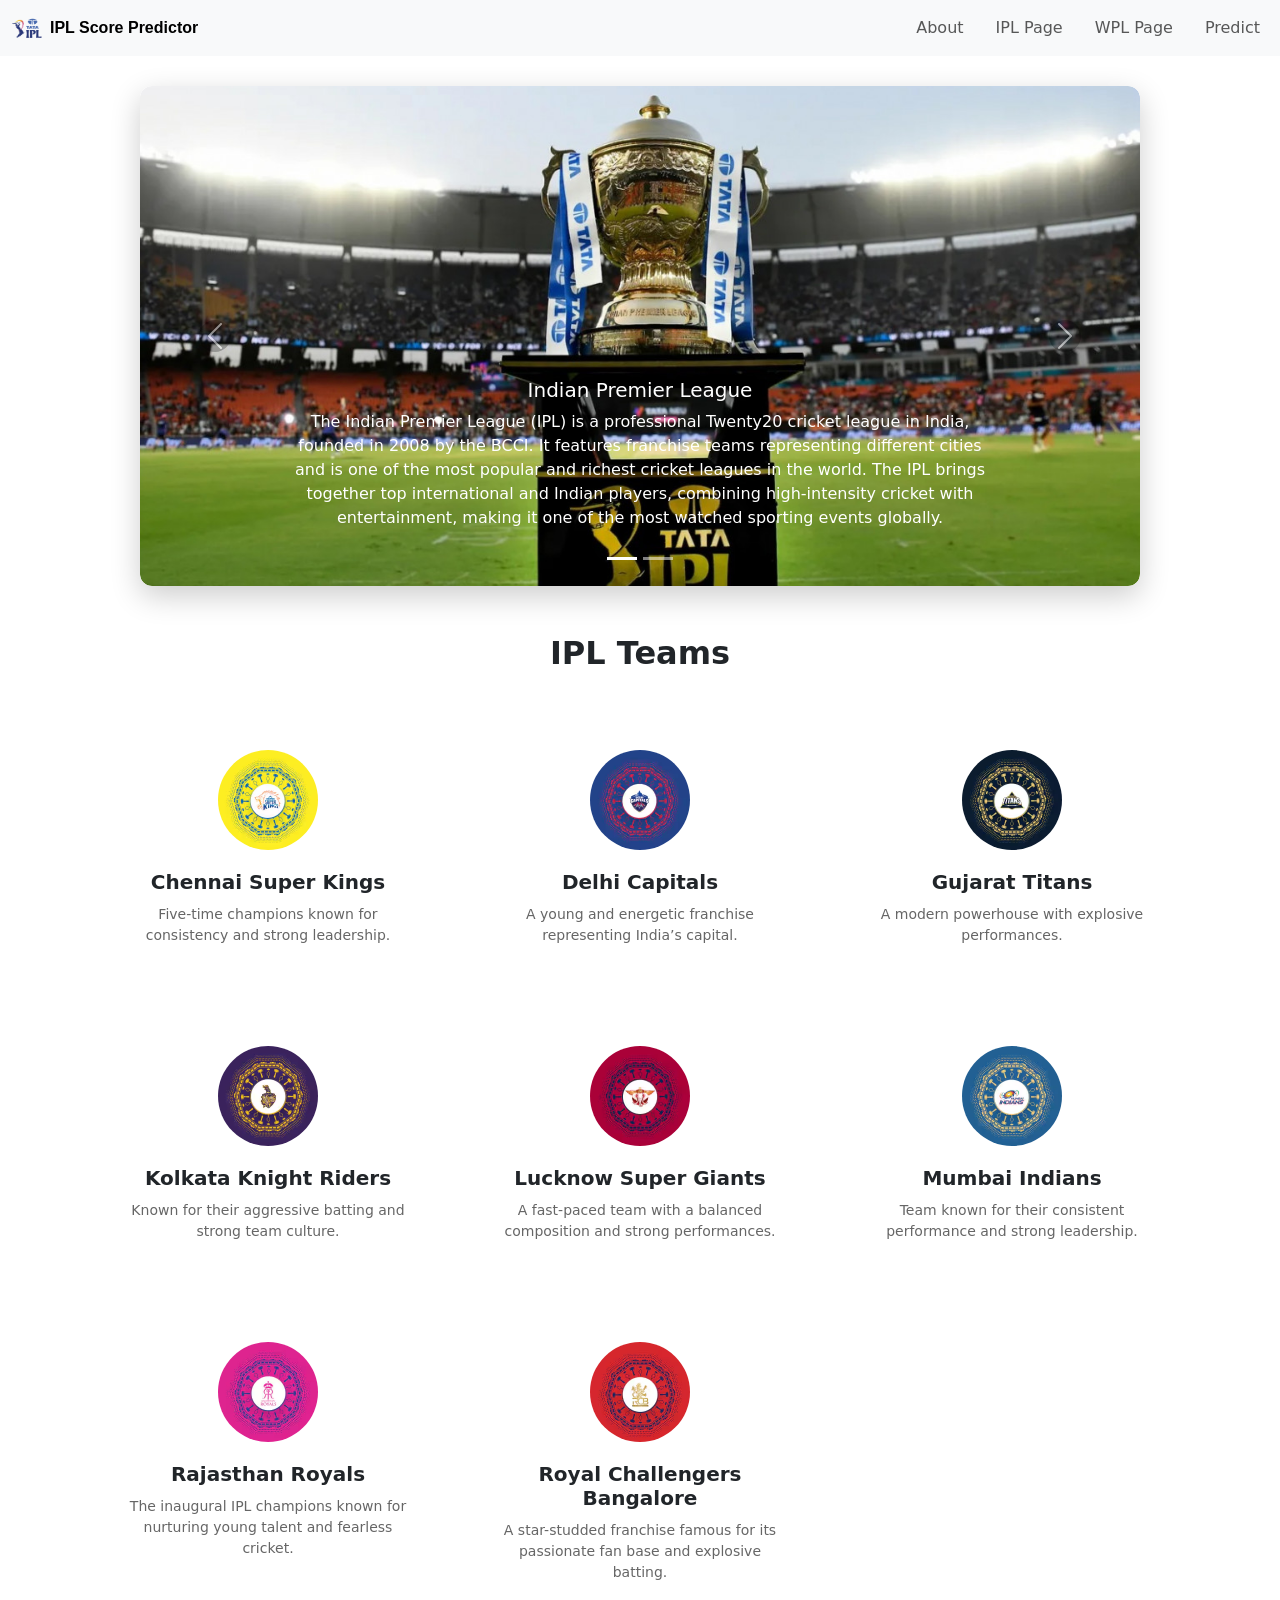
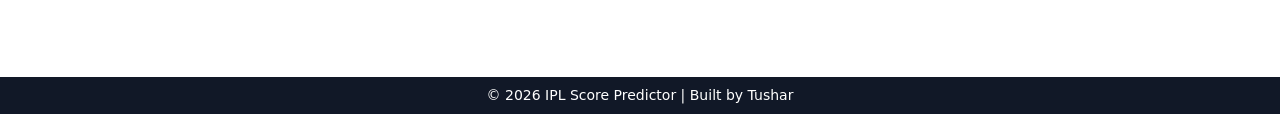
<file: templates/index.html>
<!doctype html>
<html lang="en">
  <head>
    <meta charset="utf-8">
    <meta name="viewport" content="width=device-width, initial-scale=1">
    <title>IPL Score Prediction</title>
    <link rel="stylesheet" href="../static/style.css">
    <link href="https://cdn.jsdelivr.net/npm/bootstrap@5.3.8/dist/css/bootstrap.min.css" rel="stylesheet" integrity="sha384-sRIl4kxILFvY47J16cr9ZwB07vP4J8+LH7qKQnuqkuIAvNWLzeN8tE5YBujZqJLB" crossorigin="anonymous">
  </head>
  <body>
    <nav class="navbar navbar-expand bg-body-tertiary">
  <div class="container-fluid">
    
    <!-- Left side (Logo + Name) -->
    <a class="navbar-brand d-flex align-items-center" href="https://www.iplt20.com/" style="font-family: 'Segoe UI', Tahoma, Geneva, Verdana, sans-serif;font-size: medium;font-weight: 700;">
      <img src="../static/images/logo.png" alt="Logo" width="30" height="28" class="me-2">
      IPL Score Predictor
    </a>

    <!-- Right side (Menu Items) -->
    <ul class="navbar-nav ms-auto d-flex flex-row gap-3">
      <li class="nav-item">
        <a class="nav-link" href="index.html">About</a>
      </li>
      <li class="nav-item">
        <a class="nav-link" href="https://www.iplt20.com/">IPL Page</a>
      </li>
      <li class="nav-item">
        <a class="nav-link" href="https://www.wplt20.com/">WPL Page</a>
      </li>
      <li class="nav-item">
        <a class="nav-link" href="/predict">Predict</a>
      </li>
    </ul>

  </div>
</nav>
<div class="container mt-4">
  <div id="carouselExampleCaptions" class="carousel slide">
  <div class="carousel-indicators">
    <button type="button" data-bs-target="#carouselExampleCaptions" data-bs-slide-to="0" class="active" aria-current="true" aria-label="Slide 1"></button>
    <button type="button" data-bs-target="#carouselExampleCaptions" data-bs-slide-to="1" aria-label="Slide 2"></button>
  </div>
  <div class="carousel-inner">
    <div class="carousel-item active">
      <img src="../static/images/trophy hd.jpg" class="d-block mx-auto" alt="...">
      <div class="carousel-caption d-none d-md-block">
        <h5>Indian Premier League</h5>
        <p>The Indian Premier League (IPL) is a professional Twenty20 cricket league in India, founded in 2008 by the BCCI. It features franchise teams representing different cities and is one of the most popular and richest cricket leagues in the world.

The IPL brings together top international and Indian players, combining high-intensity cricket with entertainment, making it one of the most watched sporting events globally.</p>
      </div>
    </div>
    <div class="carousel-item">
      <img src="../static/images/CSK trophy lift 053023.jpg" class="d-block mx-auto" alt="...">
      <div class="carousel-caption d-none d-md-block">
        <h5 style="color: white;">Predict Your Score</h5>
        <p style="color: white;">You can predict your score using our advanced AI model, designed to analyze match situations, player performance, and real-time game factors.
Get accurate and instant predictions to make smarter decisions and enhance your IPL match experience.</p>
      </div>
    </div>
  </div>
  <button class="carousel-control-prev" type="button" data-bs-target="#carouselExampleCaptions" data-bs-slide="prev">
    <span class="carousel-control-prev-icon" aria-hidden="true"></span>
    <span class="visually-hidden">Previous</span>
  </button>
  <button class="carousel-control-next" type="button" data-bs-target="#carouselExampleCaptions" data-bs-slide="next">
    <span class="carousel-control-next-icon" aria-hidden="true"></span>
    <span class="visually-hidden">Next</span>
  </button>
  
</div>
<div class="container my-5">
  <h2 class="text-center fw-bold mb-5">IPL Teams</h2>

  <div class="row g-4">

    <div class="col-md-4">
      <div class="team-card">
        <img src="../static/teams/csk.avif" alt="CSK">
        <h5>Chennai Super Kings</h5>
        <p>Five-time champions known for consistency and strong leadership.</p>
      </div>
    </div>

    <div class="col-md-4">
      <div class="team-card">
        <img src="../static/teams/dc.avif" alt="DC">
        <h5>Delhi Capitals</h5>
        <p>A young and energetic franchise representing India’s capital.</p>
      </div>
    </div>

    <div class="col-md-4">
      <div class="team-card">
        <img src="../static/teams/gt.avif" alt="GT">
        <h5>Gujarat Titans</h5>
        <p>A modern powerhouse with explosive performances.</p>
      </div>
    </div>

    <div class="col-md-4">
      <div class="team-card">
        <img src="../static/teams/kkr.avif" alt="KKR">
        <h5>Kolkata Knight Riders</h5>
        <p>Known for their aggressive batting and strong team culture.</p>
      </div>
    </div>

    <div class="col-md-4">
      <div class="team-card">
        <img src="../static/teams/lsg1.avif" alt="LSG">
        <h5>Lucknow Super Giants</h5>
        <p>A fast-paced team with a balanced composition and strong performances.</p>
      </div>
    </div>

    <div class="col-md-4">
      <div class="team-card">
        <img src="../static/teams/mi.avif" alt="MI">
        <h5>Mumbai Indians</h5>
        <p>Team known for their consistent performance and strong leadership.</p>
      </div>
    </div>

    <div class="col-md-4">
      <div class="team-card">
        <img src="../static/teams/rr.avif" alt="RR">
        <h5>Rajasthan Royals</h5>
        <p>The inaugural IPL champions known for nurturing young talent and fearless cricket.</p>
      </div>
    </div>

    <div class="col-md-4">
      <div class="team-card">
        <img src="../static/teams/rcb.avif" alt="RCB">
        <h5>Royal Challengers Bangalore</h5>
        <p>A star-studded franchise famous for its passionate fan base and explosive batting.</p>
      </div>
    </div>

  </div>
</div>
</div>


<footer class="footer">
  <div class="footer-content">
    © 2026 IPL Score Predictor | Built by Tushar
  </div>
</footer>




    <script src="https://cdn.jsdelivr.net/npm/bootstrap@5.3.8/dist/js/bootstrap.bundle.min.js" integrity="sha384-FKyoEForCGlyvwx9Hj09JcYn3nv7wiPVlz7YYwJrWVcXK/BmnVDxM+D2scQbITxI" crossorigin="anonymous"></script>
    <script src="https://cdn.jsdelivr.net/npm/@popperjs/core@2.11.8/dist/umd/popper.min.js" integrity="sha384-I7E8VVD/ismYTF4hNIPjVp/Zjvgyol6VFvRkX/vR+Vc4jQkC+hVqc2pM8ODewa9r" crossorigin="anonymous"></script>
    <script src="https://cdn.jsdelivr.net/npm/bootstrap@5.3.8/dist/js/bootstrap.min.js" integrity="sha384-G/EV+4j2dNv+tEPo3++6LCgdCROaejBqfUeNjuKAiuXbjrxilcCdDz6ZAVfHWe1Y" crossorigin="anonymous"></script>
  </body>
</html>
</file>
<file: static/style.css>
*{
    margin: 0;
    padding: 0;
    box-sizing: border-box;
}

.container-fluid{
    background-color: #f8f9fa;
    padding-left: 45px;
    padding-right: 45px;
}

#carouselExampleCaptions {
    margin-top: 30px;
}

.carousel {
    max-width: 1000px;
    margin: 40px auto;
    border-radius: 12px;
    overflow: hidden;
    box-shadow: 0 10px 30px rgba(0,0,0,0.2);
}

.carousel-item img {
    width: 100%;
    height: 500px;
    object-fit: cover;
    border-radius: 12px;  /* optional nice look */
    display: block;
    
}
.carousel-control-prev-icon,
.carousel-control-next-icon {
    background-color: rgba(0,0,0,0.5);
    padding: 15px;
    border-radius: 50%;
}

body {
  background: #f4f6f9;
  margin:0;
  padding: 0;
}

.team-card {
  background: white;
  padding: 30px;
  border-radius: 16px;
  text-align: center;
  transition: all 0.3s ease;
  height: 100%;
}

.team-card img {
  width: 100px;
  height: 100px;
  object-fit: contain;
  margin-bottom: 20px;
  border-radius: 50%;
}

.team-card h5 {
  font-weight: 600;
  margin-bottom: 10px;
}

.team-card p {
  font-size: 14px;
  color: #666;
}

.team-card:hover {
  transform: translateY(-8px);
  box-shadow: 0 15px 35px rgba(0,0,0,0.15);
}

/* Force footer full width */
.footer {
  background: #111827;
  color: white;
  text-align: center;
  padding: 8px 0;
  font-size: 14px;
}

/* Remove any possible side gap */
.footer-content {
  margin: 0;
}
</file>
